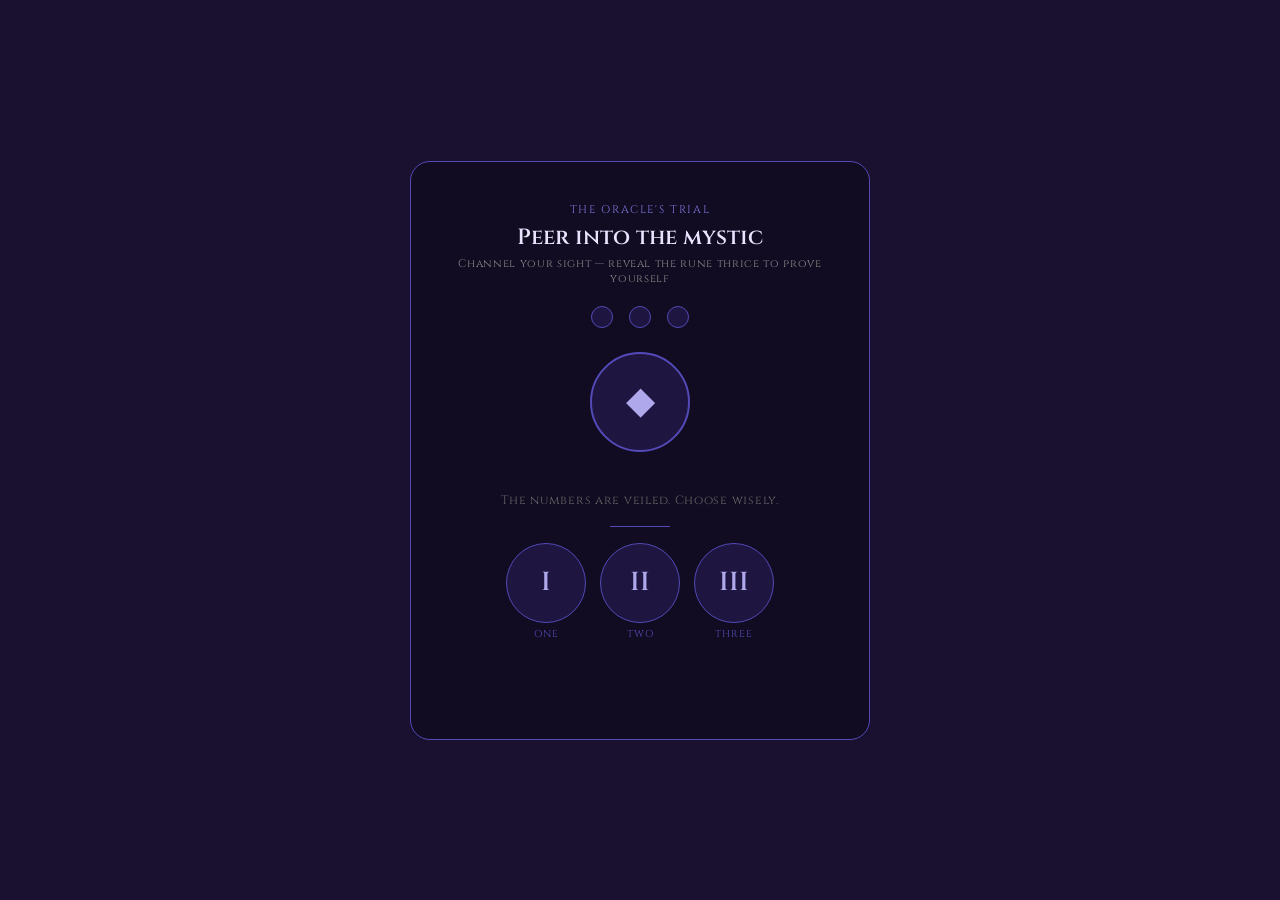
<file: aigame.html>
<!DOCTYPE html>
<html lang="en">
<head>
  <meta charset="UTF-8"/>
  <meta name="viewport" content="width=device-width, initial-scale=1.0"/>
  <title>The Oracle's Trial</title>
  <link href="https://fonts.googleapis.com/css2?family=Cinzel:wght@400;600&display=swap" rel="stylesheet"/>
  <style>
    * { box-sizing: border-box; margin: 0; padding: 0; }
    body {
      font-family: 'Cinzel', Georgia, serif;
      background: #1a1030;
      display: flex; justify-content: center; align-items: center;
      min-height: 100vh;
      color: #e8e4ff;
    }
    .spellbook {
      background: #110c22;
      border: 1px solid #534AB7;
      border-radius: 20px;
      padding: 2.5rem 2rem 2.5rem;
      max-width: 460px; width: 100%;
      text-align: center;
    }
    .eyebrow { font-size: 11px; letter-spacing: 0.15em; color: #7F77DD; margin-bottom: 6px; }
    h2 { font-size: 22px; font-weight: 600; color: #e8e4ff; margin-bottom: 4px; }
    .subtitle { font-size: 11px; letter-spacing: 0.06em; color: #888; margin-bottom: 1.25rem; }
    .orb-row { display: flex; justify-content: center; gap: 16px; margin-bottom: 1.5rem; }
    .orb {
      width: 22px; height: 22px; border-radius: 50%;
      border: 1.5px solid #534AB7; background: #1e1540;
      transition: all 0.4s;
    }
    .orb.lit { background: #7F77DD; border-color: #AFA9EC; box-shadow: 0 0 10px #7F77DD; }
    .orb.shatter { background: #E24B4A; border-color: #A32D2D; animation: shatter 0.4s ease; }
    @keyframes shatter { 0%{transform:scale(1.3)} 50%{transform:scale(0.7) rotate(20deg)} 100%{transform:scale(1)} }
    .crystal {
      width: 100px; height: 100px; border-radius: 50%;
      background: #1e1540; border: 2px solid #534AB7;
      display: flex; align-items: center; justify-content: center;
      margin: 0 auto 0.75rem; transition: all 0.4s;
    }
    .crystal.glow-correct { background: #2d2060; border-color: #AFA9EC; box-shadow: 0 0 24px #7F77DD; animation: pulse 0.5s ease; }
    .crystal.glow-wrong { background: #2a0d0d; border-color: #E24B4A; animation: tremble 0.4s ease; }
    .crystal.win-glow { background: #2a1e00; border-color: #EF9F27; box-shadow: 0 0 30px #FAC775; animation: pulse 0.6s ease infinite alternate; }
    @keyframes pulse { 0%{transform:scale(1)} 50%{transform:scale(1.07)} 100%{transform:scale(1)} }
    @keyframes tremble { 0%,100%{transform:translateX(0)} 20%{transform:translateX(-6px)} 60%{transform:translateX(6px)} }
    .crystal-symbol { font-size: 38px; line-height: 1; user-select: none; color: #AFA9EC; }
    .incantation { font-size: 16px; font-weight: 600; min-height: 24px; letter-spacing: 0.04em; color: #AFA9EC; margin-bottom: 4px; transition: all 0.2s; }
    .incantation.wrong { color: #E24B4A; }
    .incantation.correct { color: #9FE1CB; }
    .prophecy { font-size: 12px; letter-spacing: 0.06em; color: #666; min-height: 18px; margin-bottom: 1rem; }
    .divider { width: 60px; height: 1px; background: #534AB7; margin: 0.75rem auto; }
    .rune-row { display: flex; justify-content: center; gap: 14px; margin: 1rem 0; }
    .rune-wrap { display: flex; flex-direction: column; align-items: center; }
    .rune-btn {
      width: 80px; height: 80px; border-radius: 50%;
      border: 1.5px solid #534AB7; background: #1e1540;
      color: #AFA9EC; font-family: 'Cinzel', Georgia, serif;
      font-size: 26px; font-weight: 600; cursor: pointer;
      transition: all 0.18s;
    }
    .rune-btn:hover { background: #2d2060; border-color: #7F77DD; transform: scale(1.08); }
    .rune-btn:active { transform: scale(0.95); }
    .rune-btn:disabled { opacity: 0.3; cursor: default; transform: none; }
    .rune-label { font-size: 10px; letter-spacing: 0.1em; color: #534AB7; margin-top: 4px; }
    .scroll-row { display: flex; justify-content: center; gap: 8px; flex-wrap: wrap; min-height: 22px; margin: 0.75rem 0 0.25rem; }
    .scroll-tag { font-size: 11px; padding: 2px 10px; border-radius: 99px; background: #1e1540; color: #7F77DD; border: 0.5px solid #534AB7; letter-spacing: 0.03em; }
    .hint-line { font-size: 11px; color: #555; letter-spacing: 0.05em; min-height: 16px; }
    .cast-again {
      display: none; margin-top: 1.25rem; padding: 10px 28px;
      font-size: 12px; letter-spacing: 0.1em; border-radius: 99px;
      border: 1px solid #534AB7; background: #1e1540; color: #AFA9EC;
      cursor: pointer; font-family: 'Cinzel', Georgia, serif; transition: all 0.2s;
    }
    .cast-again:hover { background: #2d2060; }
    .cast-again.show { display: inline-block; }
  </style>
</head>
<body>
<div class="spellbook">
  <p class="eyebrow">THE ORACLE'S TRIAL</p>
  <h2>Peer into the mystic</h2>
  <p class="subtitle">Channel your sight — reveal the rune thrice to prove yourself</p>

  <div class="orb-row">
    <div class="orb" id="d0"></div>
    <div class="orb" id="d1"></div>
    <div class="orb" id="d2"></div>
  </div>

  <div class="crystal" id="crystal">
    <span class="crystal-symbol" id="crystalSymbol">&#9670;</span>
  </div>

  <div class="incantation" id="incantation"></div>
  <div class="prophecy" id="prophecy">The numbers are veiled. Choose wisely.</div>

  <div class="divider"></div>

  <div class="rune-row">
    <div class="rune-wrap">
      <button class="rune-btn" onclick="guess(1)">I</button>
      <span class="rune-label">ONE</span>
    </div>
    <div class="rune-wrap">
      <button class="rune-btn" onclick="guess(2)">II</button>
      <span class="rune-label">TWO</span>
    </div>
    <div class="rune-wrap">
      <button class="rune-btn" onclick="guess(3)">III</button>
      <span class="rune-label">THREE</span>
    </div>
  </div>

  <div class="scroll-row" id="scrollRow"></div>
  <div class="hint-line" id="hintLine"></div>
  <button class="cast-again" id="castAgain" onclick="resetGame()">Cast again</button>
</div>

<script>
  const symbols = ['&#9670;','&#9651;','&#9711;','&#9768;','&#10022;','&#9767;'];
  const correctSyms = ['&#10022;','&#9670;','&#9651;'];
  const wrongSyms = ['&#9760;','&#8982;','&#9532;'];
  let streak = 0, gameOver = false, roundCount = 0, current = rand();

  function rand() { return Math.floor(Math.random()*3)+1; }
  function toRoman(n) { return ['I','II','III'][n-1]; }

  function guess(n) {
    if (gameOver) return;
    roundCount++;
    const prev = current;
    const ok = n === prev;
    addScroll(n, prev);
    const crystal = document.getElementById('crystal');
    const sym = document.getElementById('crystalSymbol');
    if (ok) {
      streak++;
      markOrb(streak-1, true);
      crystal.className = 'crystal glow-correct';
      sym.innerHTML = correctSyms[(streak-1)%3];
      setMsg(pickCorrect(), 'correct');
      document.getElementById('hintLine').textContent = '';
      if (streak===3) { win(); return; }
      document.getElementById('prophecy').textContent = streak===2 ? 'The veil thins... one more.' : 'The oracle nods. Continue.';
    } else {
      resetOrbs();
      crystal.className = 'crystal glow-wrong';
      sym.innerHTML = wrongSyms[Math.floor(Math.random()*3)];
      setMsg(pickWrong(), 'wrong');
      document.getElementById('prophecy').textContent = 'The rune was ' + toRoman(prev) + '. The mists reset.';
      document.getElementById('hintLine').textContent = 'Your streak has been undone.';
      streak = 0;
    }
    setTimeout(() => { if (!gameOver) { crystal.className='crystal'; sym.innerHTML=symbols[Math.floor(Math.random()*symbols.length)]; } }, 900);
    current = rand();
  }

  function markOrb(i, ok) {
    const d = document.getElementById('d'+i);
    d.classList.add(ok?'lit':'shatter');
    if (!ok) setTimeout(()=>d.classList.remove('shatter'),500);
  }

  function resetOrbs() {
    for(let i=0;i<streak;i++){
      const d=document.getElementById('d'+i);
      d.classList.remove('lit'); d.classList.add('shatter');
      setTimeout(()=>d.classList.remove('shatter'),500);
    }
  }

  function setMsg(text, cls) {
    const el = document.getElementById('incantation');
    el.textContent = text; el.className = 'incantation '+cls;
  }

  function addScroll(g, a) {
    const row = document.getElementById('scrollRow');
    if (row.children.length > 5) row.removeChild(row.firstChild);
    const tag = document.createElement('span');
    tag.className = 'scroll-tag';
    tag.textContent = toRoman(g)+' / '+toRoman(a);
    row.appendChild(tag);
  }

  function pickCorrect() { return ['The oracle speaks true!','Your sight is clear!','The spirits confirm!','Foreseen!','Mystic alignment!'][Math.floor(Math.random()*5)]; }
  function pickWrong() { return ['The veil deceives...','A false vision.','The spirits deny.','Not this rune.','The mists cloud you.'][Math.floor(Math.random()*5)]; }

  function win() {
    gameOver = true;
    document.getElementById('crystal').className = 'crystal win-glow';
    document.getElementById('crystalSymbol').innerHTML = '&#9733;';
    setMsg('You are the Oracle!', 'correct');
    document.getElementById('prophecy').textContent = 'Three true visions. The spirits bow to you.';
    document.getElementById('hintLine').textContent = 'Completed in '+roundCount+' summons.';
    document.querySelectorAll('.rune-btn').forEach(b=>b.disabled=true);
    document.getElementById('castAgain').classList.add('show');
  }

  function resetGame() {
    streak=0; gameOver=false; roundCount=0; current=rand();
    for(let i=0;i<3;i++){const d=document.getElementById('d'+i);d.classList.remove('lit','shatter');}
    document.getElementById('crystal').className='crystal';
    document.getElementById('crystalSymbol').innerHTML='&#9670;';
    document.getElementById('incantation').textContent='';
    document.getElementById('incantation').className='incantation';
    document.getElementById('prophecy').textContent='The numbers are veiled. Choose wisely.';
    document.getElementById('hintLine').textContent='';
    document.getElementById('scrollRow').innerHTML='';
    document.querySelectorAll('.rune-btn').forEach(b=>b.disabled=false);
    document.getElementById('castAgain').classList.remove('show');
  }
</script>
</body>
</html>
</file>
